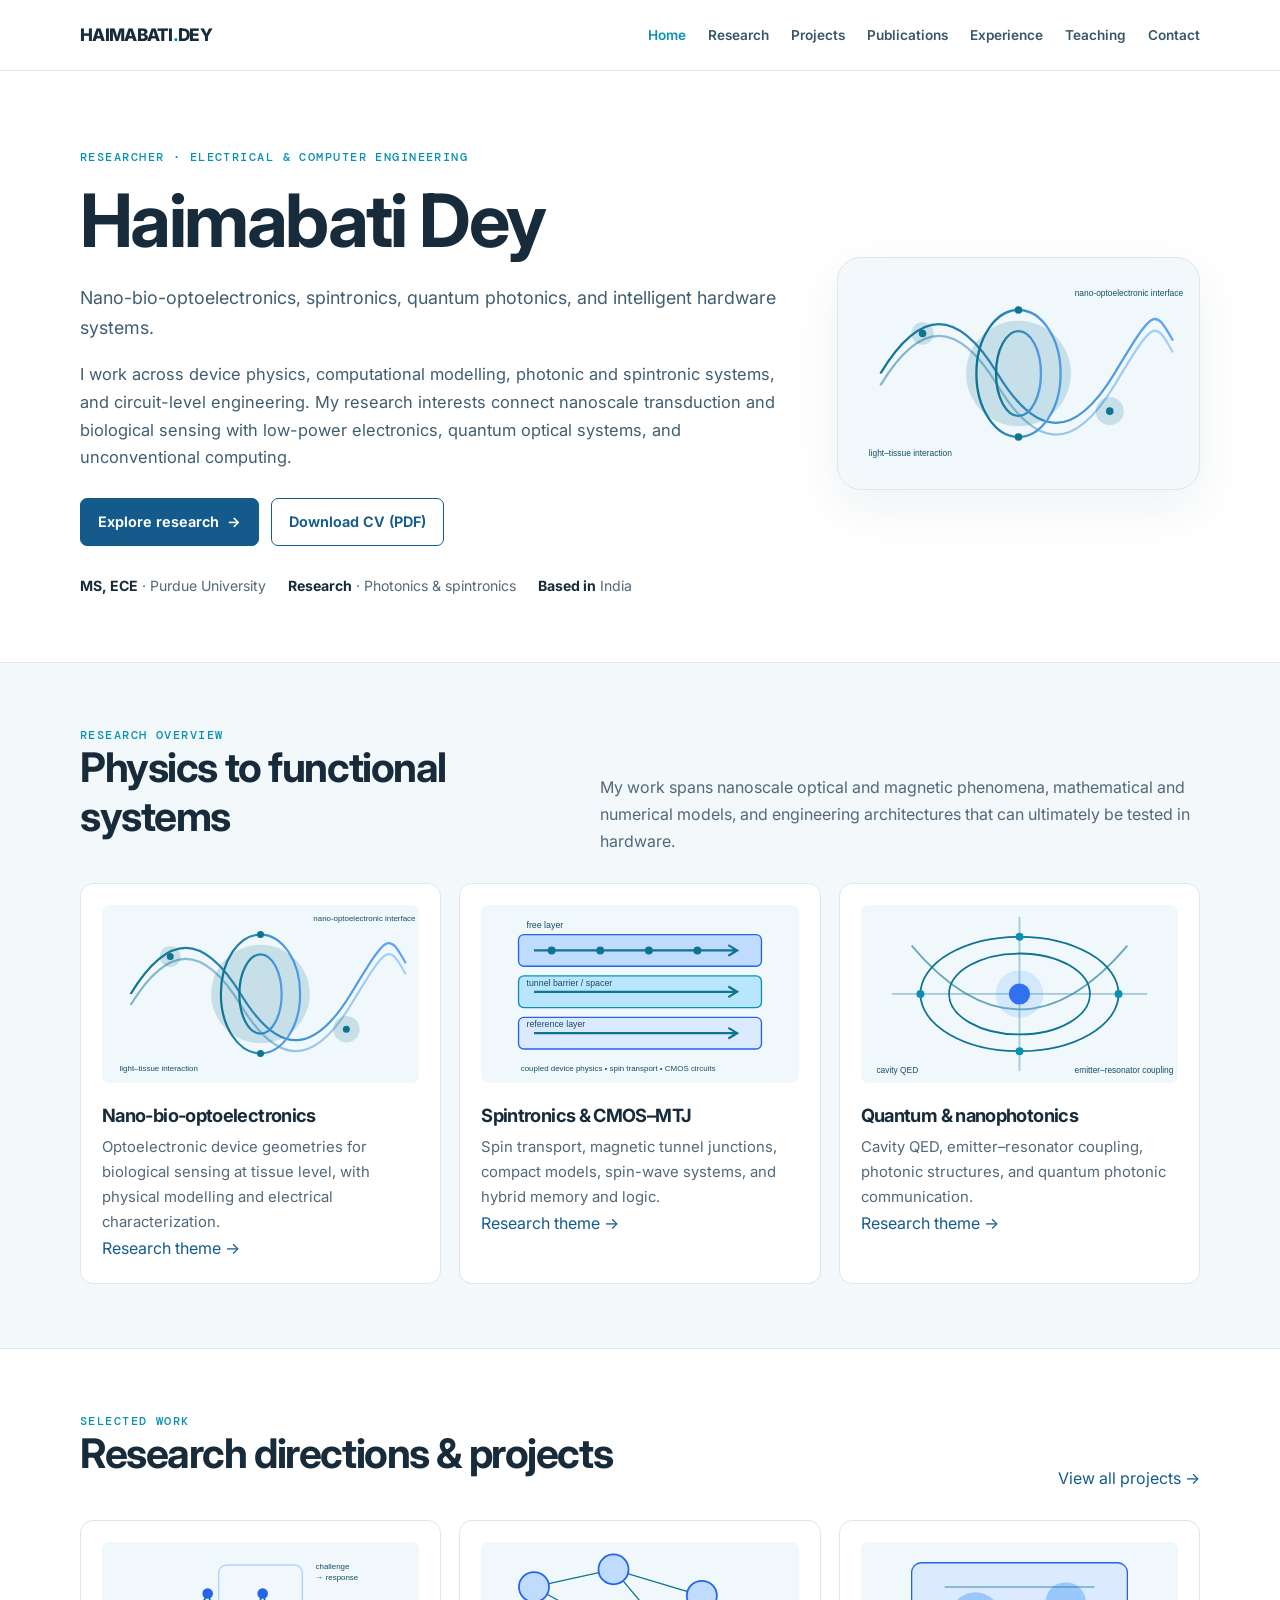
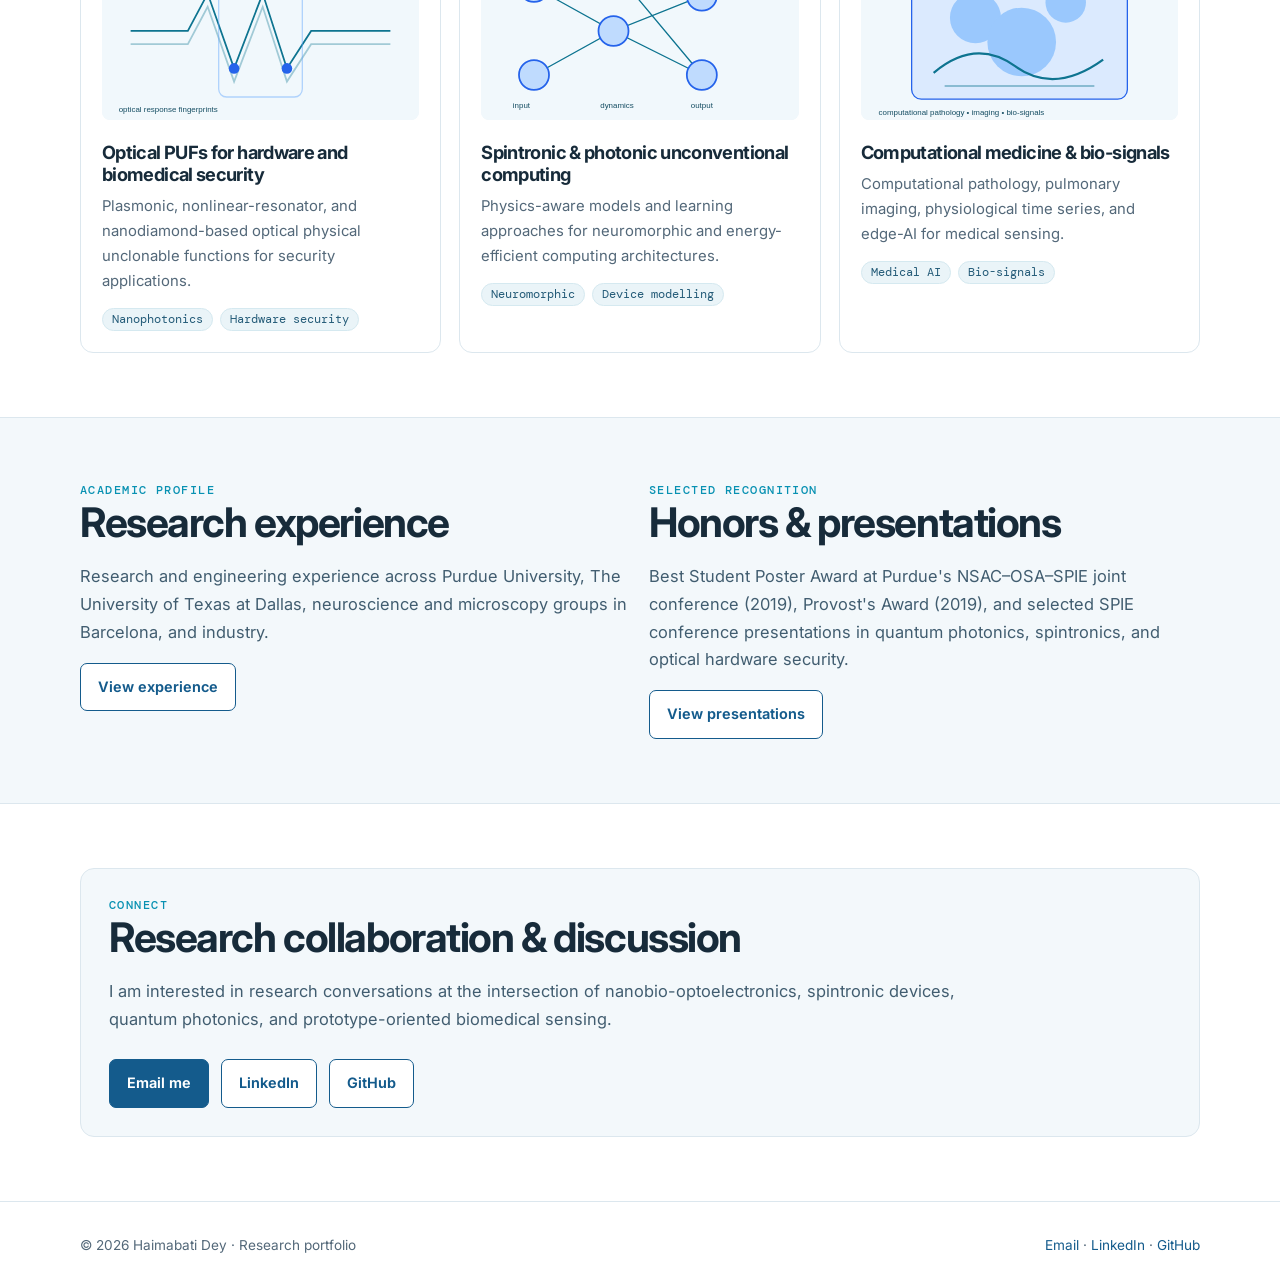
<file: index.html>
<!doctype html><html lang="en"><head><meta charset="utf-8"><meta name="viewport" content="width=device-width,initial-scale=1"><meta name="description" content="Haimabati Dey: research in nano-bio-optoelectronics, spintronics, quantum photonics, CMOS and intelligent hardware."><meta name="theme-color" content="#ffffff"><title>Home | Haimabati Dey</title><link rel="stylesheet" href="assets/css/style.css"></head><body><a class="skip" href="#main">Skip to content</a><header class="site-header"><div class="wrap nav"><a class="brand" href="index.html">HAIMABATI<span>.</span>DEY</a><button class="menu-toggle" aria-expanded="false" aria-label="Toggle navigation">Menu</button><nav class="navlinks" aria-label="Main navigation"><a href="index.html">Home</a><a href="research.html">Research</a><a href="projects.html">Projects</a><a href="publications.html">Publications</a><a href="experience.html">Experience</a><a href="teaching.html">Teaching</a><a href="contact.html">Contact</a></nav></div></header><main id="main"><section class="wrap hero"><div><div class="eyebrow">Researcher · Electrical & Computer Engineering</div><h1>Haimabati Dey</h1><p class="lead">Nano-bio-optoelectronics, spintronics, quantum photonics, and intelligent hardware systems.</p><p class="intro">I work across device physics, computational modelling, photonic and spintronic systems, and circuit-level engineering. My research interests connect nanoscale transduction and biological sensing with low-power electronics, quantum optical systems, and unconventional computing.</p><div class="actions"><a class="button" href="research.html">Explore research <span aria-hidden="true">→</span></a><a class="button secondary" href="assets/downloads/Haimabati-Dey-CV-uploaded.pdf" target="_blank" rel="noopener">Download CV (PDF)</a></div><div class="quickfacts"><span><strong>MS, ECE</strong> · Purdue University</span><span><strong>Research</strong> · Photonics & spintronics</span><span><strong>Based in</strong> India</span></div></div><div class="hero-art"><img src="assets/images/biophotonic.svg" alt="Original conceptual illustration of light interacting with a nanoscale biological sensing interface"></div></section>
<section class="section alt"><div class="wrap"><div class="section-head"><div><div class="eyebrow">Research overview</div><h2>Physics to functional systems</h2></div><p>My work spans nanoscale optical and magnetic phenomena, mathematical and numerical models, and engineering architectures that can ultimately be tested in hardware.</p></div><div class="grid"><article class="card"><img src="assets/images/biophotonic.svg" alt="Nanobio photonic interface illustration"><h3>Nano-bio-optoelectronics</h3><p>Optoelectronic device geometries for biological sensing at tissue level, with physical modelling and electrical characterization.</p><a href="research.html#biophotonics">Research theme →</a></article><article class="card"><img src="assets/images/spintronics.svg" alt="Layered magnetic tunnel junction concept"><h3>Spintronics & CMOS–MTJ</h3><p>Spin transport, magnetic tunnel junctions, compact models, spin-wave systems, and hybrid memory and logic.</p><a href="research.html#spintronics">Research theme →</a></article><article class="card"><img src="assets/images/quantum-photonics.svg" alt="Cavity QED resonator illustration"><h3>Quantum & nanophotonics</h3><p>Cavity QED, emitter–resonator coupling, photonic structures, and quantum photonic communication.</p><a href="research.html#quantum">Research theme →</a></article></div></div></section>
<section class="section"><div class="wrap"><div class="section-head"><div><div class="eyebrow">Selected work</div><h2>Research directions & projects</h2></div><a href="projects.html">View all projects →</a></div><div class="grid"><article class="card"><img src="assets/images/optical-security.svg" alt="Optical response fingerprint concept"><h3>Optical PUFs for hardware and biomedical security</h3><p>Plasmonic, nonlinear-resonator, and nanodiamond-based optical physical unclonable functions for security applications.</p><div class="taglist"><span class="tag">Nanophotonics</span><span class="tag">Hardware security</span></div></article><article class="card"><img src="assets/images/neuromorphic.svg" alt="Neuromorphic network concept"><h3>Spintronic & photonic unconventional computing</h3><p>Physics-aware models and learning approaches for neuromorphic and energy-efficient computing architectures.</p><div class="taglist"><span class="tag">Neuromorphic</span><span class="tag">Device modelling</span></div></article><article class="card"><img src="assets/images/medical-ai.svg" alt="Medical imaging computational analysis concept"><h3>Computational medicine & bio-signals</h3><p>Computational pathology, pulmonary imaging, physiological time series, and edge-AI for medical sensing.</p><div class="taglist"><span class="tag">Medical AI</span><span class="tag">Bio-signals</span></div></article></div></div></section>
<section class="section alt"><div class="wrap grid two"><div><div class="eyebrow">Academic profile</div><h2>Research experience</h2><p class="intro">Research and engineering experience across Purdue University, The University of Texas at Dallas, neuroscience and microscopy groups in Barcelona, and industry.</p><a class="button secondary" href="experience.html">View experience</a></div><div><div class="eyebrow">Selected recognition</div><h2>Honors & presentations</h2><p class="intro">Best Student Poster Award at Purdue's NSAC–OSA–SPIE joint conference (2019), Provost's Award (2019), and selected SPIE conference presentations in quantum photonics, spintronics, and optical hardware security.</p><a class="button secondary" href="publications.html">View presentations</a></div></div></section>
<section class="section"><div class="wrap contact-box"><div class="eyebrow">Connect</div><h2>Research collaboration & discussion</h2><p class="intro">I am interested in research conversations at the intersection of nanobio-optoelectronics, spintronic devices, quantum photonics, and prototype-oriented biomedical sensing.</p><div class="actions"><a class="button" href="mailto:deyh2023@gmail.com">Email me</a><a class="button secondary" href="https://www.linkedin.com/in/haimabati2022/">LinkedIn</a><a class="button secondary" href="https://github.com/haimabati-dey">GitHub</a></div></div></section></main><footer class="footer"><div class="wrap footer-inner"><span>© <span data-year>2026</span> Haimabati Dey · Research portfolio</span><span><a href="mailto:deyh2023@gmail.com">Email</a> · <a href="https://www.linkedin.com/in/haimabati2022/">LinkedIn</a> · <a href="https://github.com/haimabati-dey">GitHub</a></span></div></footer><script src="assets/js/main.js"></script></body></html>
</file>
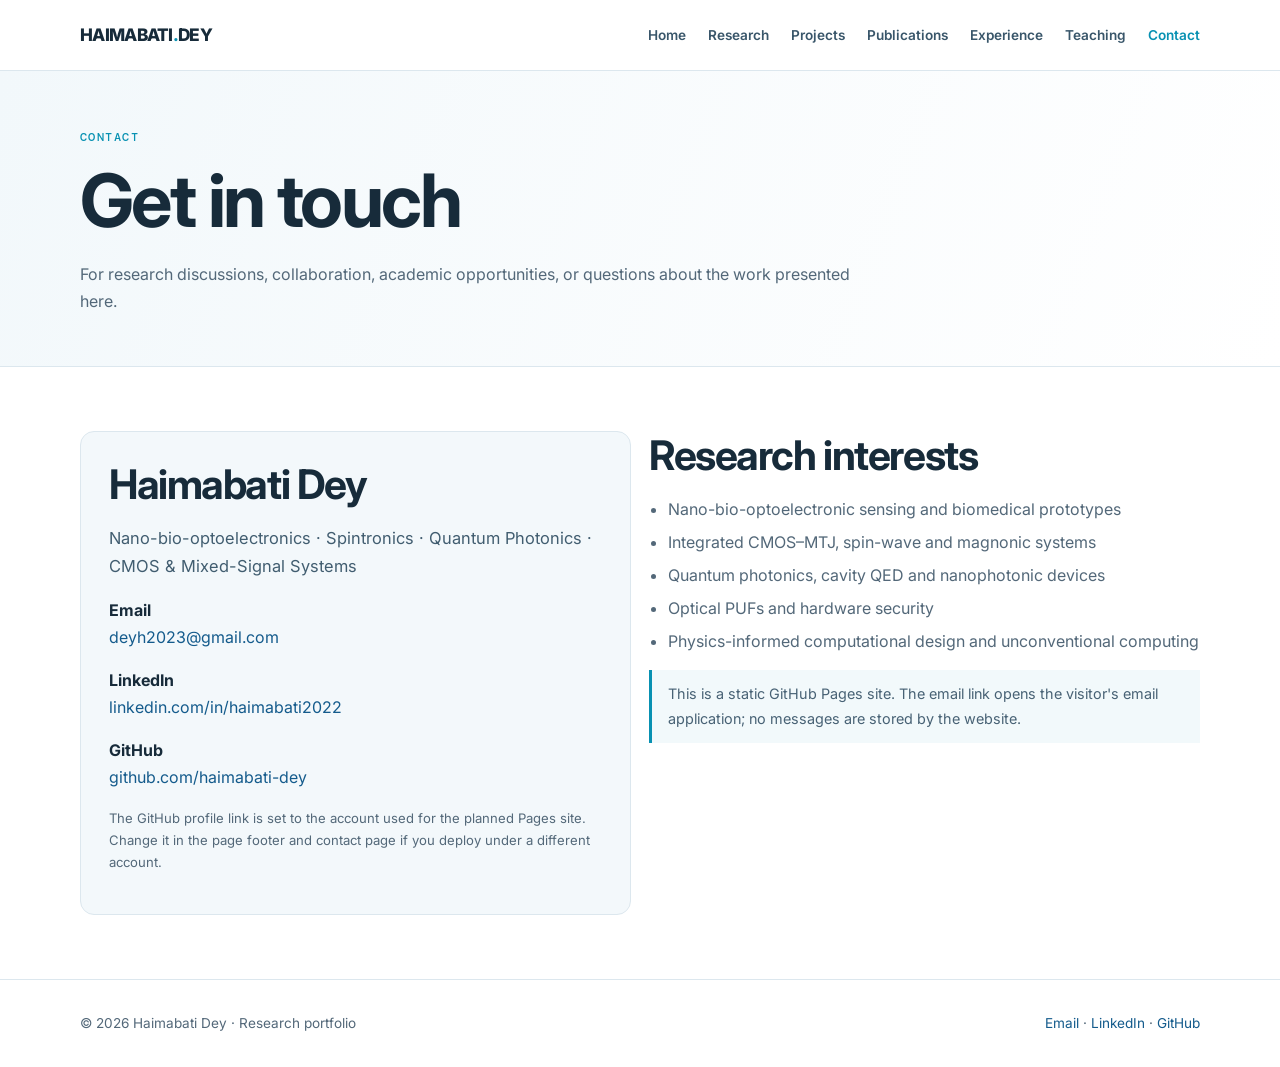
<file: contact.html>
<!doctype html><html lang="en"><head><meta charset="utf-8"><meta name="viewport" content="width=device-width,initial-scale=1"><meta name="description" content="Contact Haimabati Dey for research collaboration and academic discussion."><meta name="theme-color" content="#ffffff"><title>Contact | Haimabati Dey</title><link rel="stylesheet" href="assets/css/style.css"></head><body><a class="skip" href="#main">Skip to content</a><header class="site-header"><div class="wrap nav"><a class="brand" href="index.html">HAIMABATI<span>.</span>DEY</a><button class="menu-toggle" aria-expanded="false" aria-label="Toggle navigation">Menu</button><nav class="navlinks" aria-label="Main navigation"><a href="index.html">Home</a><a href="research.html">Research</a><a href="projects.html">Projects</a><a href="publications.html">Publications</a><a href="experience.html">Experience</a><a href="teaching.html">Teaching</a><a href="contact.html">Contact</a></nav></div></header><main id="main"><section class="page-hero"><div class="wrap"><div class="eyebrow">Contact</div><h1>Get in touch</h1><p>For research discussions, collaboration, academic opportunities, or questions about the work presented here.</p></div></section><section class="section"><div class="wrap grid two"><div class="contact-box"><h2>Haimabati Dey</h2><p class="intro">Nano-bio-optoelectronics · Spintronics · Quantum Photonics · CMOS & Mixed-Signal Systems</p><p><strong>Email</strong><br><a href="mailto:deyh2023@gmail.com">deyh2023@gmail.com</a></p><p><strong>LinkedIn</strong><br><a href="https://www.linkedin.com/in/haimabati2022/">linkedin.com/in/haimabati2022</a></p><p><strong>GitHub</strong><br><a href="https://github.com/haimabati-dey">github.com/haimabati-dey</a></p><p class="small">The GitHub profile link is set to the account used for the planned Pages site. Change it in the page footer and contact page if you deploy under a different account.</p></div><div><h2>Research interests</h2><ul class="clean"><li>Nano-bio-optoelectronic sensing and biomedical prototypes</li><li>Integrated CMOS–MTJ, spin-wave and magnonic systems</li><li>Quantum photonics, cavity QED and nanophotonic devices</li><li>Optical PUFs and hardware security</li><li>Physics-informed computational design and unconventional computing</li></ul><p class="notice">This is a static GitHub Pages site. The email link opens the visitor's email application; no messages are stored by the website.</p></div></div></section></main><footer class="footer"><div class="wrap footer-inner"><span>© <span data-year>2026</span> Haimabati Dey · Research portfolio</span><span><a href="mailto:deyh2023@gmail.com">Email</a> · <a href="https://www.linkedin.com/in/haimabati2022/">LinkedIn</a> · <a href="https://github.com/haimabati-dey">GitHub</a></span></div></footer><script src="assets/js/main.js"></script></body></html>
</file>
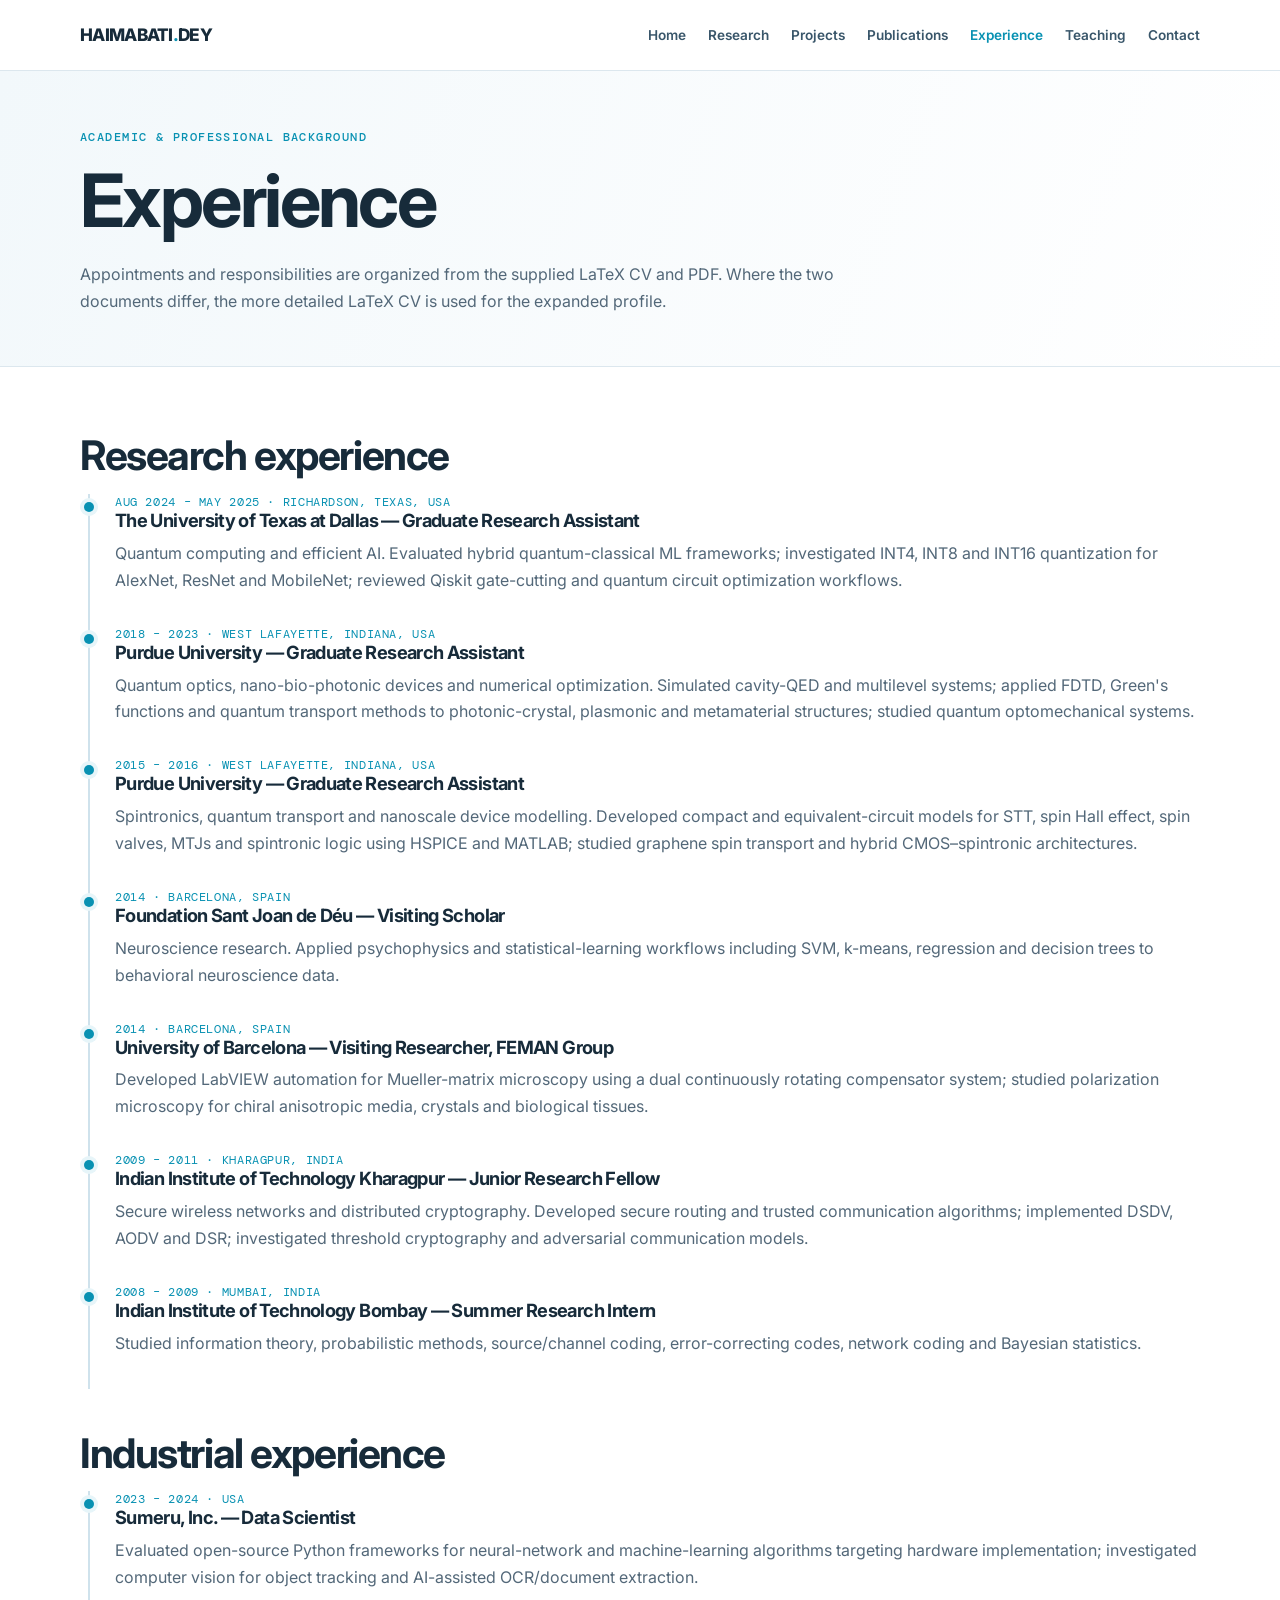
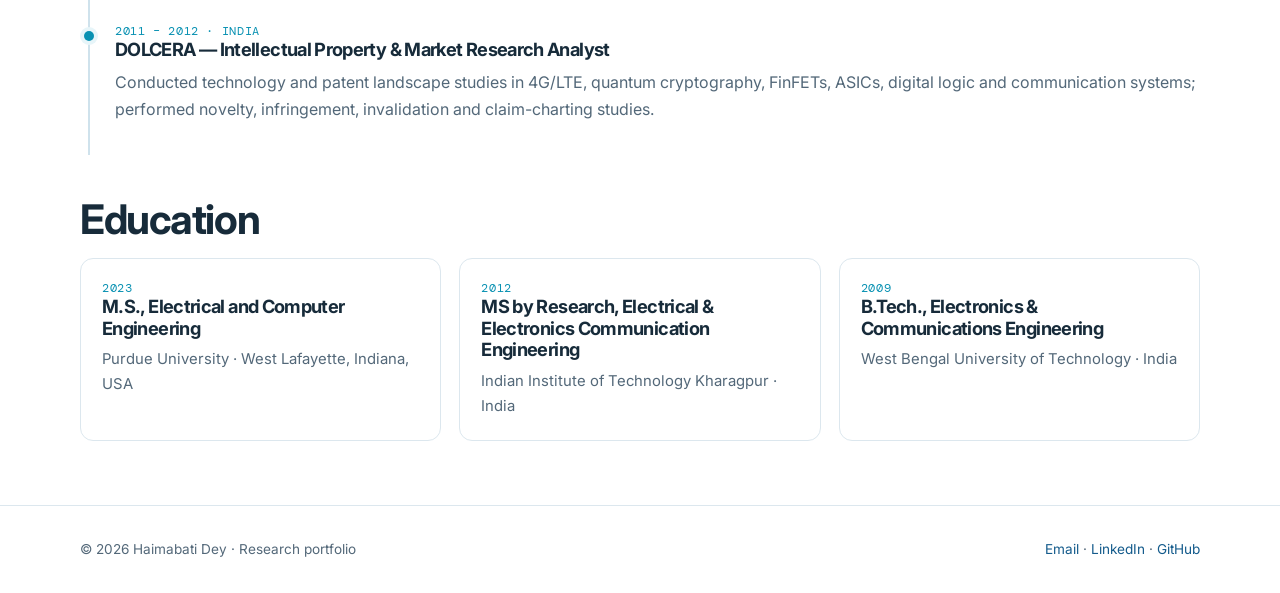
<file: experience.html>
<!doctype html><html lang="en"><head><meta charset="utf-8"><meta name="viewport" content="width=device-width,initial-scale=1"><meta name="description" content="Academic, research, industrial and educational experience of Haimabati Dey."><meta name="theme-color" content="#ffffff"><title>Experience | Haimabati Dey</title><link rel="stylesheet" href="assets/css/style.css"></head><body><a class="skip" href="#main">Skip to content</a><header class="site-header"><div class="wrap nav"><a class="brand" href="index.html">HAIMABATI<span>.</span>DEY</a><button class="menu-toggle" aria-expanded="false" aria-label="Toggle navigation">Menu</button><nav class="navlinks" aria-label="Main navigation"><a href="index.html">Home</a><a href="research.html">Research</a><a href="projects.html">Projects</a><a href="publications.html">Publications</a><a href="experience.html">Experience</a><a href="teaching.html">Teaching</a><a href="contact.html">Contact</a></nav></div></header><main id="main"><section class="page-hero"><div class="wrap"><div class="eyebrow">Academic & professional background</div><h1>Experience</h1><p>Appointments and responsibilities are organized from the supplied LaTeX CV and PDF. Where the two documents differ, the more detailed LaTeX CV is used for the expanded profile.</p></div></section><section class="section"><div class="wrap"><h2>Research experience</h2><div class="timeline"><div class="timeline-item"><div class="meta">Aug 2024 – May 2025 · Richardson, Texas, USA</div><h3>The University of Texas at Dallas — Graduate Research Assistant</h3><p>Quantum computing and efficient AI. Evaluated hybrid quantum-classical ML frameworks; investigated INT4, INT8 and INT16 quantization for AlexNet, ResNet and MobileNet; reviewed Qiskit gate-cutting and quantum circuit optimization workflows.</p></div><div class="timeline-item"><div class="meta">2018 – 2023 · West Lafayette, Indiana, USA</div><h3>Purdue University — Graduate Research Assistant</h3><p>Quantum optics, nano-bio-photonic devices and numerical optimization. Simulated cavity-QED and multilevel systems; applied FDTD, Green's functions and quantum transport methods to photonic-crystal, plasmonic and metamaterial structures; studied quantum optomechanical systems.</p></div><div class="timeline-item"><div class="meta">2015 – 2016 · West Lafayette, Indiana, USA</div><h3>Purdue University — Graduate Research Assistant</h3><p>Spintronics, quantum transport and nanoscale device modelling. Developed compact and equivalent-circuit models for STT, spin Hall effect, spin valves, MTJs and spintronic logic using HSPICE and MATLAB; studied graphene spin transport and hybrid CMOS–spintronic architectures.</p></div><div class="timeline-item"><div class="meta">2014 · Barcelona, Spain</div><h3>Foundation Sant Joan de Déu — Visiting Scholar</h3><p>Neuroscience research. Applied psychophysics and statistical-learning workflows including SVM, k-means, regression and decision trees to behavioral neuroscience data.</p></div><div class="timeline-item"><div class="meta">2014 · Barcelona, Spain</div><h3>University of Barcelona — Visiting Researcher, FEMAN Group</h3><p>Developed LabVIEW automation for Mueller-matrix microscopy using a dual continuously rotating compensator system; studied polarization microscopy for chiral anisotropic media, crystals and biological tissues.</p></div><div class="timeline-item"><div class="meta">2009 – 2011 · Kharagpur, India</div><h3>Indian Institute of Technology Kharagpur — Junior Research Fellow</h3><p>Secure wireless networks and distributed cryptography. Developed secure routing and trusted communication algorithms; implemented DSDV, AODV and DSR; investigated threshold cryptography and adversarial communication models.</p></div><div class="timeline-item"><div class="meta">2008 – 2009 · Mumbai, India</div><h3>Indian Institute of Technology Bombay — Summer Research Intern</h3><p>Studied information theory, probabilistic methods, source/channel coding, error-correcting codes, network coding and Bayesian statistics.</p></div></div><h2 style="margin-top:40px">Industrial experience</h2><div class="timeline"><div class="timeline-item"><div class="meta">2023 – 2024 · USA</div><h3>Sumeru, Inc. — Data Scientist</h3><p>Evaluated open-source Python frameworks for neural-network and machine-learning algorithms targeting hardware implementation; investigated computer vision for object tracking and AI-assisted OCR/document extraction.</p></div><div class="timeline-item"><div class="meta">2011 – 2012 · India</div><h3>DOLCERA — Intellectual Property & Market Research Analyst</h3><p>Conducted technology and patent landscape studies in 4G/LTE, quantum cryptography, FinFETs, ASICs, digital logic and communication systems; performed novelty, infringement, invalidation and claim-charting studies.</p></div></div><h2 style="margin-top:40px">Education</h2><div class="grid"><article class="card"><div class="meta">2023</div><h3>M.S., Electrical and Computer Engineering</h3><p>Purdue University · West Lafayette, Indiana, USA</p></article><article class="card"><div class="meta">2012</div><h3>MS by Research, Electrical & Electronics Communication Engineering</h3><p>Indian Institute of Technology Kharagpur · India</p></article><article class="card"><div class="meta">2009</div><h3>B.Tech., Electronics & Communications Engineering</h3><p>West Bengal University of Technology · India</p></article></div></div></section></main><footer class="footer"><div class="wrap footer-inner"><span>© <span data-year>2026</span> Haimabati Dey · Research portfolio</span><span><a href="mailto:deyh2023@gmail.com">Email</a> · <a href="https://www.linkedin.com/in/haimabati2022/">LinkedIn</a> · <a href="https://github.com/haimabati-dey">GitHub</a></span></div></footer><script src="assets/js/main.js"></script></body></html>
</file>
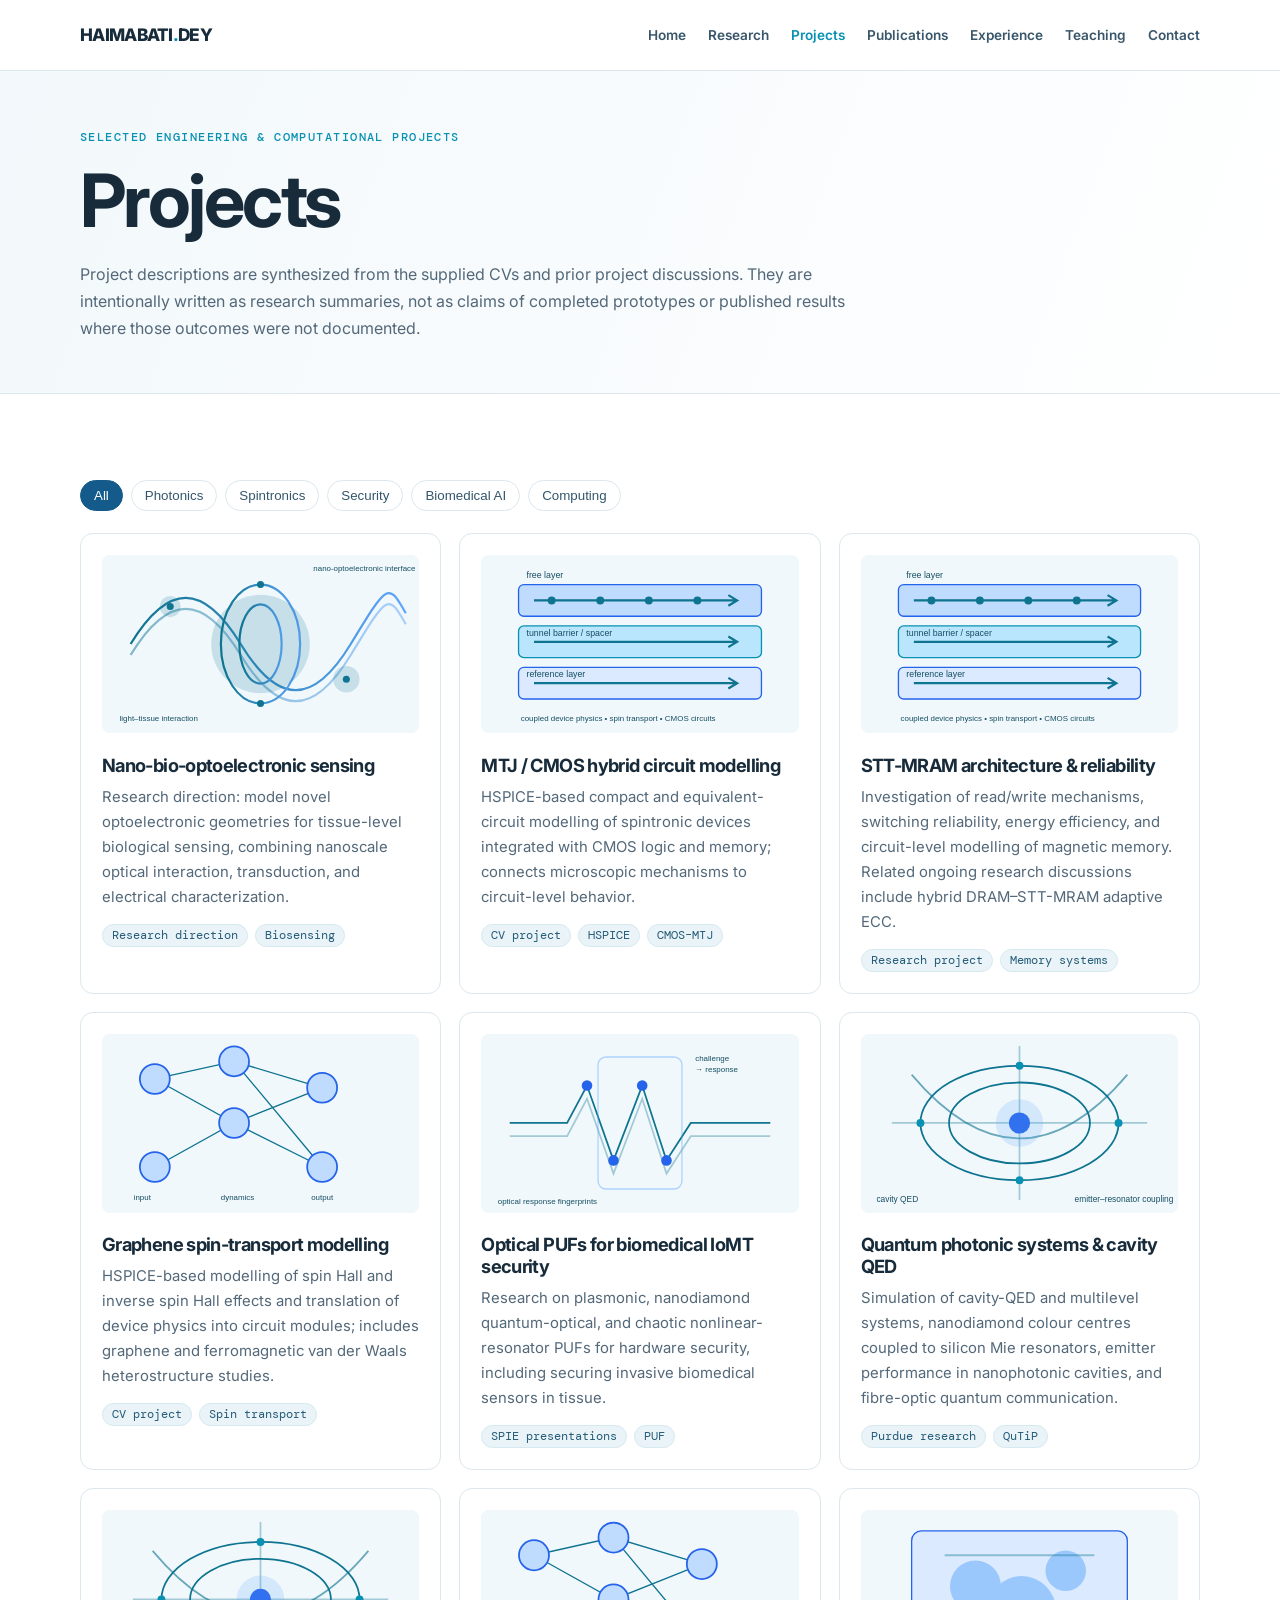
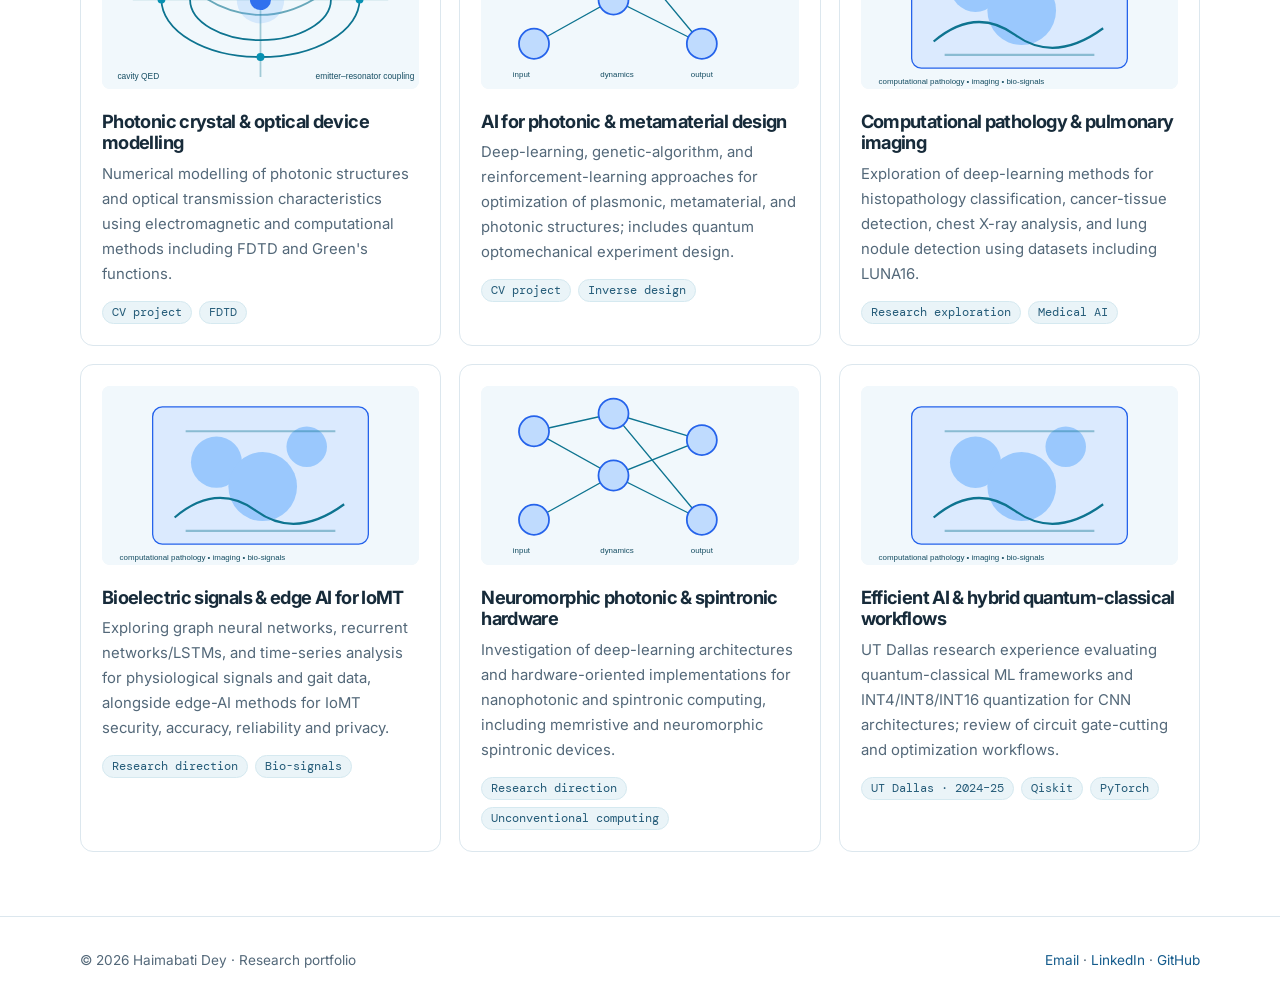
<file: projects.html>
<!doctype html><html lang="en"><head><meta charset="utf-8"><meta name="viewport" content="width=device-width,initial-scale=1"><meta name="description" content="Selected computational and engineering projects in photonics, spintronics, optical hardware security, biomedical AI and unconventional computing."><meta name="theme-color" content="#ffffff"><title>Projects | Haimabati Dey</title><link rel="stylesheet" href="assets/css/style.css"></head><body><a class="skip" href="#main">Skip to content</a><header class="site-header"><div class="wrap nav"><a class="brand" href="index.html">HAIMABATI<span>.</span>DEY</a><button class="menu-toggle" aria-expanded="false" aria-label="Toggle navigation">Menu</button><nav class="navlinks" aria-label="Main navigation"><a href="index.html">Home</a><a href="research.html">Research</a><a href="projects.html">Projects</a><a href="publications.html">Publications</a><a href="experience.html">Experience</a><a href="teaching.html">Teaching</a><a href="contact.html">Contact</a></nav></div></header><main id="main"><section class="page-hero"><div class="wrap"><div class="eyebrow">Selected engineering & computational projects</div><h1>Projects</h1><p>Project descriptions are synthesized from the supplied CVs and prior project discussions. They are intentionally written as research summaries, not as claims of completed prototypes or published results where those outcomes were not documented.</p></div></section><section class="section"><div class="wrap"><div class="filters"><button class="filter active" data-filter="all">All</button><button class="filter" data-filter="photonics">Photonics</button><button class="filter" data-filter="spintronics">Spintronics</button><button class="filter" data-filter="security">Security</button><button class="filter" data-filter="biomedical">Biomedical AI</button><button class="filter" data-filter="computing">Computing</button></div><div class="grid"><article class="card" data-category="photonics biomedical"><img src="assets/images/biophotonic.svg" alt="Nanobio photonic interface"><h3>Nano-bio-optoelectronic sensing</h3><p>Research direction: model novel optoelectronic geometries for tissue-level biological sensing, combining nanoscale optical interaction, transduction, and electrical characterization.</p><div class="taglist"><span class="tag">Research direction</span><span class="tag">Biosensing</span></div></article><article class="card" data-category="spintronics computing"><img src="assets/images/spintronics.svg" alt="CMOS MTJ layers"><h3>MTJ / CMOS hybrid circuit modelling</h3><p>HSPICE-based compact and equivalent-circuit modelling of spintronic devices integrated with CMOS logic and memory; connects microscopic mechanisms to circuit-level behavior.</p><div class="taglist"><span class="tag">CV project</span><span class="tag">HSPICE</span><span class="tag">CMOS–MTJ</span></div></article><article class="card" data-category="spintronics computing"><img src="assets/images/spintronics.svg" alt="Magnetic memory concept"><h3>STT-MRAM architecture & reliability</h3><p>Investigation of read/write mechanisms, switching reliability, energy efficiency, and circuit-level modelling of magnetic memory. Related ongoing research discussions include hybrid DRAM–STT-MRAM adaptive ECC.</p><div class="taglist"><span class="tag">Research project</span><span class="tag">Memory systems</span></div></article><article class="card" data-category="spintronics security"><img src="assets/images/neuromorphic.svg" alt="Spin transport network"><h3>Graphene spin-transport modelling</h3><p>HSPICE-based modelling of spin Hall and inverse spin Hall effects and translation of device physics into circuit modules; includes graphene and ferromagnetic van der Waals heterostructure studies.</p><div class="taglist"><span class="tag">CV project</span><span class="tag">Spin transport</span></div></article><article class="card" data-category="photonics security"><img src="assets/images/optical-security.svg" alt="Optical PUF response fingerprint"><h3>Optical PUFs for biomedical IoMT security</h3><p>Research on plasmonic, nanodiamond quantum-optical, and chaotic nonlinear-resonator PUFs for hardware security, including securing invasive biomedical sensors in tissue.</p><div class="taglist"><span class="tag">SPIE presentations</span><span class="tag">PUF</span></div></article><article class="card" data-category="photonics"><img src="assets/images/quantum-photonics.svg" alt="Cavity QED illustration"><h3>Quantum photonic systems & cavity QED</h3><p>Simulation of cavity-QED and multilevel systems, nanodiamond colour centres coupled to silicon Mie resonators, emitter performance in nanophotonic cavities, and fibre-optic quantum communication.</p><div class="taglist"><span class="tag">Purdue research</span><span class="tag">QuTiP</span></div></article><article class="card" data-category="photonics computing"><img src="assets/images/quantum-photonics.svg" alt="Photonic crystal resonator illustration"><h3>Photonic crystal & optical device modelling</h3><p>Numerical modelling of photonic structures and optical transmission characteristics using electromagnetic and computational methods including FDTD and Green's functions.</p><div class="taglist"><span class="tag">CV project</span><span class="tag">FDTD</span></div></article><article class="card" data-category="photonics computing"><img src="assets/images/neuromorphic.svg" alt="Learning network illustration"><h3>AI for photonic & metamaterial design</h3><p>Deep-learning, genetic-algorithm, and reinforcement-learning approaches for optimization of plasmonic, metamaterial, and photonic structures; includes quantum optomechanical experiment design.</p><div class="taglist"><span class="tag">CV project</span><span class="tag">Inverse design</span></div></article><article class="card" data-category="biomedical computing"><img src="assets/images/medical-ai.svg" alt="Medical image analytics"><h3>Computational pathology & pulmonary imaging</h3><p>Exploration of deep-learning methods for histopathology classification, cancer-tissue detection, chest X-ray analysis, and lung nodule detection using datasets including LUNA16.</p><div class="taglist"><span class="tag">Research exploration</span><span class="tag">Medical AI</span></div></article><article class="card" data-category="biomedical computing"><img src="assets/images/medical-ai.svg" alt="Physiological signal analytics"><h3>Bioelectric signals & edge AI for IoMT</h3><p>Exploring graph neural networks, recurrent networks/LSTMs, and time-series analysis for physiological signals and gait data, alongside edge-AI methods for IoMT security, accuracy, reliability and privacy.</p><div class="taglist"><span class="tag">Research direction</span><span class="tag">Bio-signals</span></div></article><article class="card" data-category="computing"><img src="assets/images/neuromorphic.svg" alt="Neuromorphic hardware"><h3>Neuromorphic photonic & spintronic hardware</h3><p>Investigation of deep-learning architectures and hardware-oriented implementations for nanophotonic and spintronic computing, including memristive and neuromorphic spintronic devices.</p><div class="taglist"><span class="tag">Research direction</span><span class="tag">Unconventional computing</span></div></article><article class="card" data-category="computing"><img src="assets/images/medical-ai.svg" alt="Quantized neural network concept"><h3>Efficient AI & hybrid quantum-classical workflows</h3><p>UT Dallas research experience evaluating quantum-classical ML frameworks and INT4/INT8/INT16 quantization for CNN architectures; review of circuit gate-cutting and optimization workflows.</p><div class="taglist"><span class="tag">UT Dallas · 2024–25</span><span class="tag">Qiskit</span><span class="tag">PyTorch</span></div></article></div></div></section></main><footer class="footer"><div class="wrap footer-inner"><span>© <span data-year>2026</span> Haimabati Dey · Research portfolio</span><span><a href="mailto:deyh2023@gmail.com">Email</a> · <a href="https://www.linkedin.com/in/haimabati2022/">LinkedIn</a> · <a href="https://github.com/haimabati-dey">GitHub</a></span></div></footer><script src="assets/js/main.js"></script></body></html>
</file>
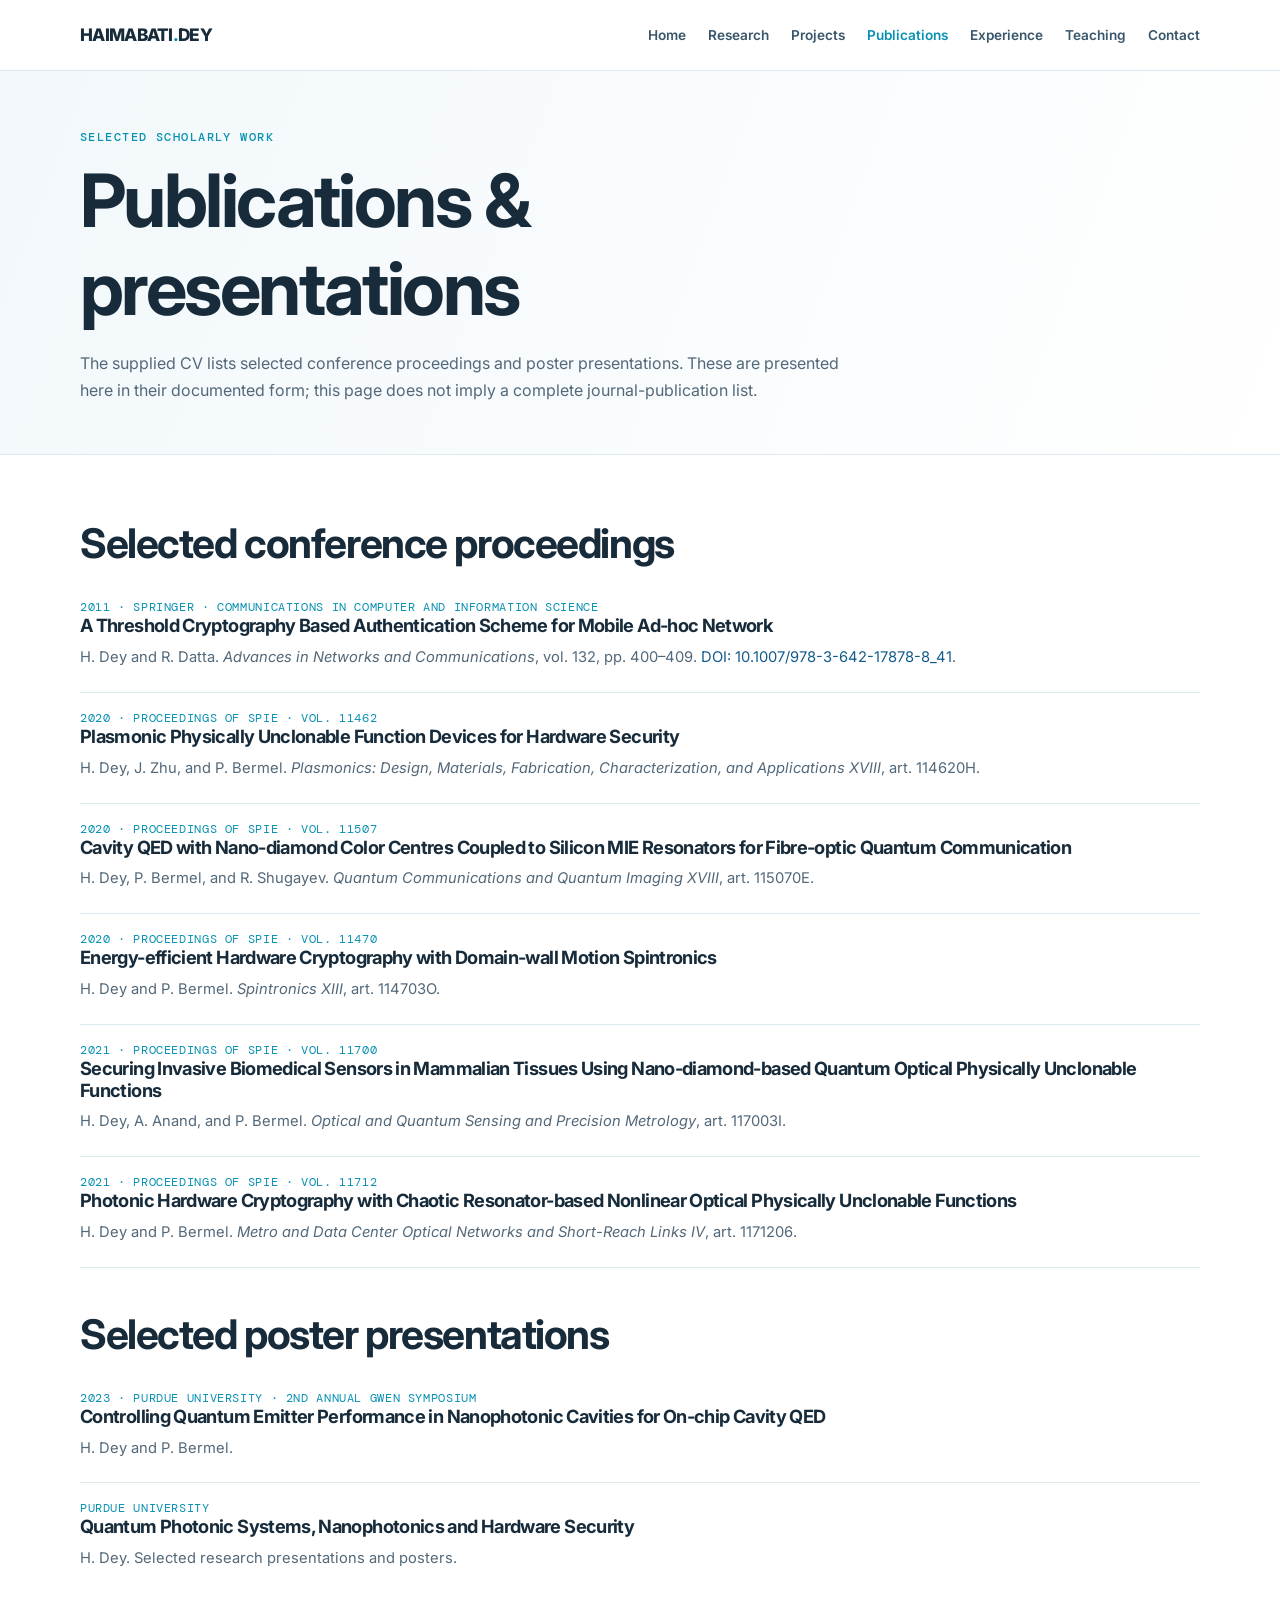
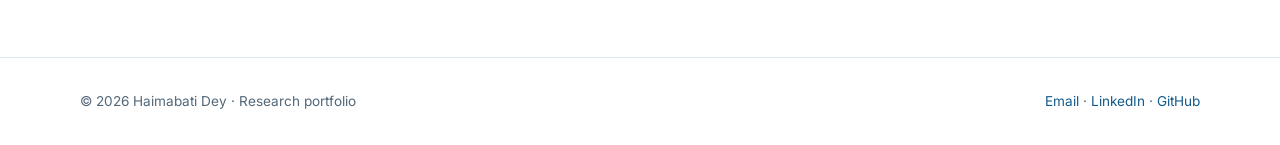
<file: publications.html>
<!doctype html><html lang="en"><head><meta charset="utf-8"><meta name="viewport" content="width=device-width,initial-scale=1"><meta name="description" content="Selected conference proceedings and poster presentations by Haimabati Dey."><meta name="theme-color" content="#ffffff"><title>Publications | Haimabati Dey</title><link rel="stylesheet" href="assets/css/style.css"></head><body><a class="skip" href="#main">Skip to content</a><header class="site-header"><div class="wrap nav"><a class="brand" href="index.html">HAIMABATI<span>.</span>DEY</a><button class="menu-toggle" aria-expanded="false" aria-label="Toggle navigation">Menu</button><nav class="navlinks" aria-label="Main navigation"><a href="index.html">Home</a><a href="research.html">Research</a><a href="projects.html">Projects</a><a href="publications.html">Publications</a><a href="experience.html">Experience</a><a href="teaching.html">Teaching</a><a href="contact.html">Contact</a></nav></div></header><main id="main"><section class="page-hero"><div class="wrap"><div class="eyebrow">Selected scholarly work</div><h1>Publications & presentations</h1><p>The supplied CV lists selected conference proceedings and poster presentations. These are presented here in their documented form; this page does not imply a complete journal-publication list.</p></div></section><section class="section"><div class="wrap"><h2>Selected conference proceedings</h2><div class="publication"><div class="meta">2011 · Springer · Communications in Computer and Information Science</div><h3>A Threshold Cryptography Based Authentication Scheme for Mobile Ad-hoc Network</h3><p>H. Dey and R. Datta. <em>Advances in Networks and Communications</em>, vol. 132, pp. 400–409. <a href="https://doi.org/10.1007/978-3-642-17878-8_41">DOI: 10.1007/978-3-642-17878-8_41</a>.</p></div><div class="publication"><div class="meta">2020 · Proceedings of SPIE · Vol. 11462</div><h3>Plasmonic Physically Unclonable Function Devices for Hardware Security</h3><p>H. Dey, J. Zhu, and P. Bermel. <em>Plasmonics: Design, Materials, Fabrication, Characterization, and Applications XVIII</em>, art. 114620H.</p></div><div class="publication"><div class="meta">2020 · Proceedings of SPIE · Vol. 11507</div><h3>Cavity QED with Nano-diamond Color Centres Coupled to Silicon MIE Resonators for Fibre-optic Quantum Communication</h3><p>H. Dey, P. Bermel, and R. Shugayev. <em>Quantum Communications and Quantum Imaging XVIII</em>, art. 115070E.</p></div><div class="publication"><div class="meta">2020 · Proceedings of SPIE · Vol. 11470</div><h3>Energy-efficient Hardware Cryptography with Domain-wall Motion Spintronics</h3><p>H. Dey and P. Bermel. <em>Spintronics XIII</em>, art. 114703O.</p></div><div class="publication"><div class="meta">2021 · Proceedings of SPIE · Vol. 11700</div><h3>Securing Invasive Biomedical Sensors in Mammalian Tissues Using Nano-diamond-based Quantum Optical Physically Unclonable Functions</h3><p>H. Dey, A. Anand, and P. Bermel. <em>Optical and Quantum Sensing and Precision Metrology</em>, art. 117003I.</p></div><div class="publication"><div class="meta">2021 · Proceedings of SPIE · Vol. 11712</div><h3>Photonic Hardware Cryptography with Chaotic Resonator-based Nonlinear Optical Physically Unclonable Functions</h3><p>H. Dey and P. Bermel. <em>Metro and Data Center Optical Networks and Short-Reach Links IV</em>, art. 1171206.</p></div><h2 style="margin-top:42px">Selected poster presentations</h2><div class="publication"><div class="meta">2023 · Purdue University · 2nd Annual GWEN Symposium</div><h3>Controlling Quantum Emitter Performance in Nanophotonic Cavities for On-chip Cavity QED</h3><p>H. Dey and P. Bermel.</p></div><div class="publication"><div class="meta">Purdue University</div><h3>Quantum Photonic Systems, Nanophotonics and Hardware Security</h3><p>H. Dey. Selected research presentations and posters.</p></div></div></section></main><footer class="footer"><div class="wrap footer-inner"><span>© <span data-year>2026</span> Haimabati Dey · Research portfolio</span><span><a href="mailto:deyh2023@gmail.com">Email</a> · <a href="https://www.linkedin.com/in/haimabati2022/">LinkedIn</a> · <a href="https://github.com/haimabati-dey">GitHub</a></span></div></footer><script src="assets/js/main.js"></script></body></html>
</file>
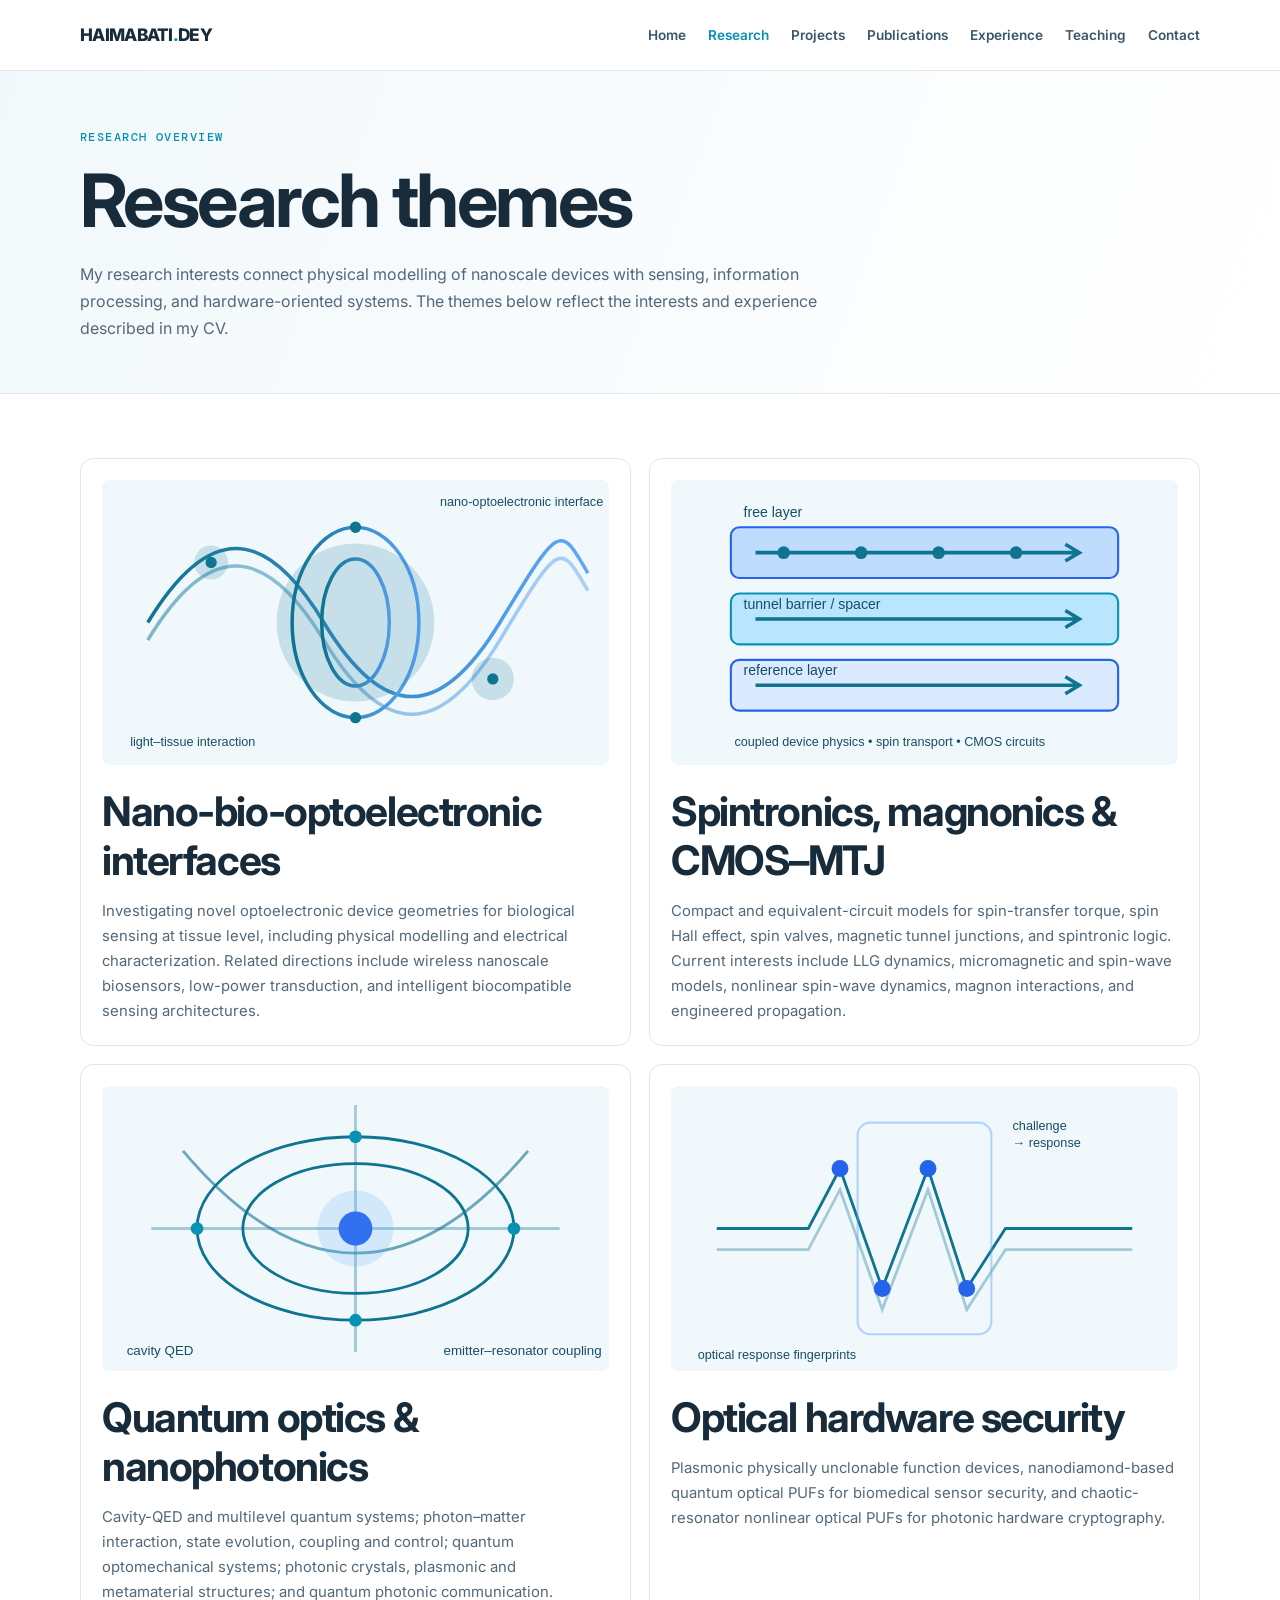
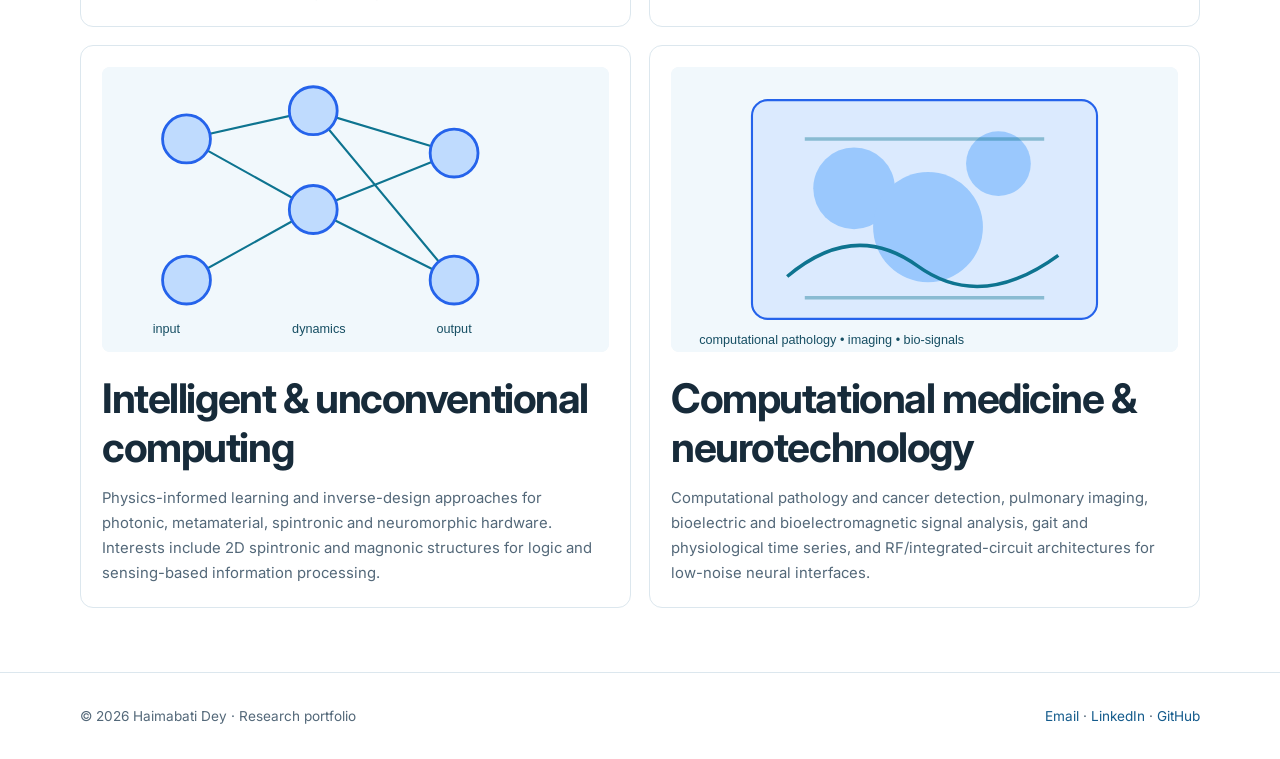
<file: research.html>
<!doctype html><html lang="en"><head><meta charset="utf-8"><meta name="viewport" content="width=device-width,initial-scale=1"><meta name="description" content="Research themes in nano-bio-optoelectronics, spintronics, quantum photonics, optical security, intelligent computing and computational medicine."><meta name="theme-color" content="#ffffff"><title>Research | Haimabati Dey</title><link rel="stylesheet" href="assets/css/style.css"></head><body><a class="skip" href="#main">Skip to content</a><header class="site-header"><div class="wrap nav"><a class="brand" href="index.html">HAIMABATI<span>.</span>DEY</a><button class="menu-toggle" aria-expanded="false" aria-label="Toggle navigation">Menu</button><nav class="navlinks" aria-label="Main navigation"><a href="index.html">Home</a><a href="research.html">Research</a><a href="projects.html">Projects</a><a href="publications.html">Publications</a><a href="experience.html">Experience</a><a href="teaching.html">Teaching</a><a href="contact.html">Contact</a></nav></div></header><main id="main"><section class="page-hero"><div class="wrap"><div class="eyebrow">Research overview</div><h1>Research themes</h1><p>My research interests connect physical modelling of nanoscale devices with sensing, information processing, and hardware-oriented systems. The themes below reflect the interests and experience described in my CV.</p></div></section><section class="section"><div class="wrap grid two"><article class="card" id="biophotonics"><img src="assets/images/biophotonic.svg" alt="Nano-bio photonic interface concept"><h2>Nano-bio-optoelectronic interfaces</h2><p>Investigating novel optoelectronic device geometries for biological sensing at tissue level, including physical modelling and electrical characterization. Related directions include wireless nanoscale biosensors, low-power transduction, and intelligent biocompatible sensing architectures.</p></article><article class="card" id="spintronics"><img src="assets/images/spintronics.svg" alt="MTJ layered device illustration"><h2>Spintronics, magnonics & CMOS–MTJ</h2><p>Compact and equivalent-circuit models for spin-transfer torque, spin Hall effect, spin valves, magnetic tunnel junctions, and spintronic logic. Current interests include LLG dynamics, micromagnetic and spin-wave models, nonlinear spin-wave dynamics, magnon interactions, and engineered propagation.</p></article><article class="card" id="quantum"><img src="assets/images/quantum-photonics.svg" alt="Quantum cavity illustration"><h2>Quantum optics & nanophotonics</h2><p>Cavity-QED and multilevel quantum systems; photon–matter interaction, state evolution, coupling and control; quantum optomechanical systems; photonic crystals, plasmonic and metamaterial structures; and quantum photonic communication.</p></article><article class="card"><img src="assets/images/optical-security.svg" alt="Optical PUF concept"><h2>Optical hardware security</h2><p>Plasmonic physically unclonable function devices, nanodiamond-based quantum optical PUFs for biomedical sensor security, and chaotic-resonator nonlinear optical PUFs for photonic hardware cryptography.</p></article><article class="card"><img src="assets/images/neuromorphic.svg" alt="Neuromorphic network illustration"><h2>Intelligent & unconventional computing</h2><p>Physics-informed learning and inverse-design approaches for photonic, metamaterial, spintronic and neuromorphic hardware. Interests include 2D spintronic and magnonic structures for logic and sensing-based information processing.</p></article><article class="card"><img src="assets/images/medical-ai.svg" alt="Medical AI image analysis concept"><h2>Computational medicine & neurotechnology</h2><p>Computational pathology and cancer detection, pulmonary imaging, bioelectric and bioelectromagnetic signal analysis, gait and physiological time series, and RF/integrated-circuit architectures for low-noise neural interfaces.</p></article></div></div></section></main><footer class="footer"><div class="wrap footer-inner"><span>© <span data-year>2026</span> Haimabati Dey · Research portfolio</span><span><a href="mailto:deyh2023@gmail.com">Email</a> · <a href="https://www.linkedin.com/in/haimabati2022/">LinkedIn</a> · <a href="https://github.com/haimabati-dey">GitHub</a></span></div></footer><script src="assets/js/main.js"></script></body></html>
</file>
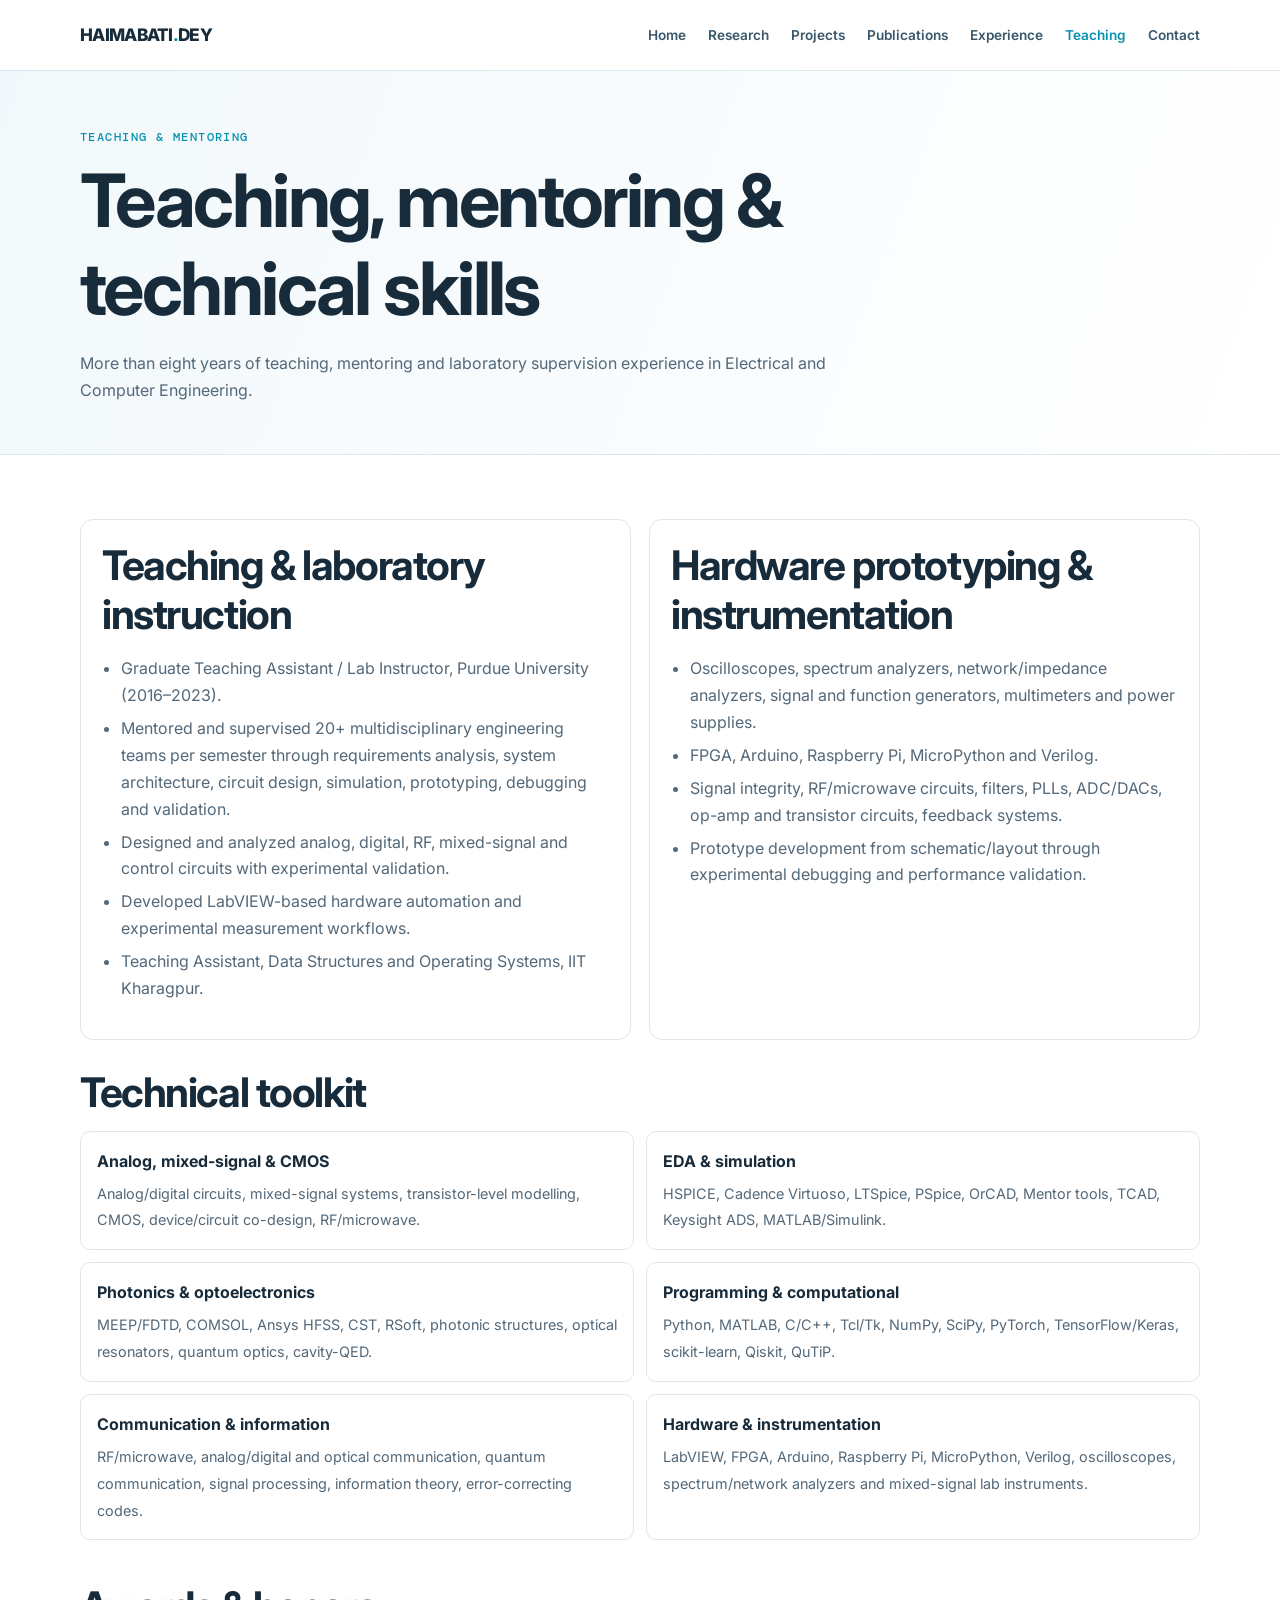
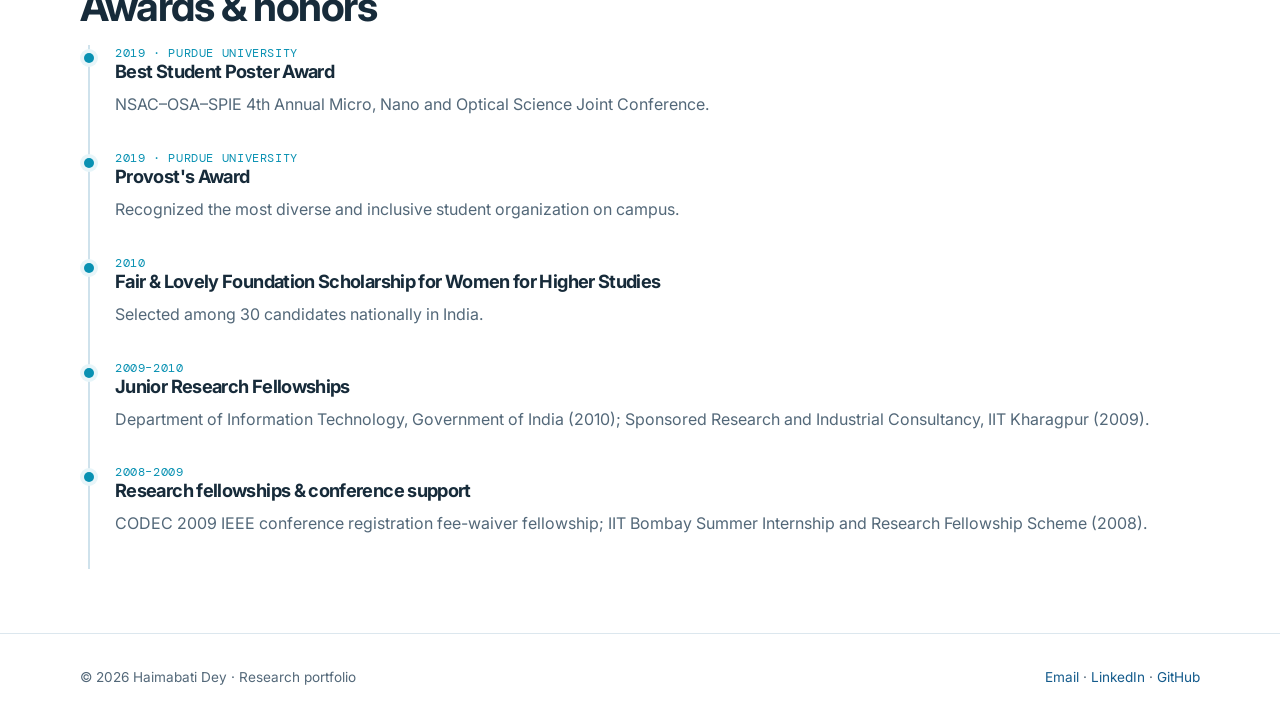
<file: teaching.html>
<!doctype html><html lang="en"><head><meta charset="utf-8"><meta name="viewport" content="width=device-width,initial-scale=1"><meta name="description" content="Teaching, mentoring, technical skills and awards of Haimabati Dey."><meta name="theme-color" content="#ffffff"><title>Teaching | Haimabati Dey</title><link rel="stylesheet" href="assets/css/style.css"></head><body><a class="skip" href="#main">Skip to content</a><header class="site-header"><div class="wrap nav"><a class="brand" href="index.html">HAIMABATI<span>.</span>DEY</a><button class="menu-toggle" aria-expanded="false" aria-label="Toggle navigation">Menu</button><nav class="navlinks" aria-label="Main navigation"><a href="index.html">Home</a><a href="research.html">Research</a><a href="projects.html">Projects</a><a href="publications.html">Publications</a><a href="experience.html">Experience</a><a href="teaching.html">Teaching</a><a href="contact.html">Contact</a></nav></div></header><main id="main"><section class="page-hero"><div class="wrap"><div class="eyebrow">Teaching & mentoring</div><h1>Teaching, mentoring & technical skills</h1><p>More than eight years of teaching, mentoring and laboratory supervision experience in Electrical and Computer Engineering.</p></div></section><section class="section"><div class="wrap grid two"><article class="card"><h2>Teaching & laboratory instruction</h2><ul class="clean"><li>Graduate Teaching Assistant / Lab Instructor, Purdue University (2016–2023).</li><li>Mentored and supervised 20+ multidisciplinary engineering teams per semester through requirements analysis, system architecture, circuit design, simulation, prototyping, debugging and validation.</li><li>Designed and analyzed analog, digital, RF, mixed-signal and control circuits with experimental validation.</li><li>Developed LabVIEW-based hardware automation and experimental measurement workflows.</li><li>Teaching Assistant, Data Structures and Operating Systems, IIT Kharagpur.</li></ul></article><article class="card"><h2>Hardware prototyping & instrumentation</h2><ul class="clean"><li>Oscilloscopes, spectrum analyzers, network/impedance analyzers, signal and function generators, multimeters and power supplies.</li><li>FPGA, Arduino, Raspberry Pi, MicroPython and Verilog.</li><li>Signal integrity, RF/microwave circuits, filters, PLLs, ADC/DACs, op-amp and transistor circuits, feedback systems.</li><li>Prototype development from schematic/layout through experimental debugging and performance validation.</li></ul></article></div><div class="wrap" style="margin-top:28px"><h2>Technical toolkit</h2><div class="skills"><div class="skill"><strong>Analog, mixed-signal & CMOS</strong><span>Analog/digital circuits, mixed-signal systems, transistor-level modelling, CMOS, device/circuit co-design, RF/microwave.</span></div><div class="skill"><strong>EDA & simulation</strong><span>HSPICE, Cadence Virtuoso, LTSpice, PSpice, OrCAD, Mentor tools, TCAD, Keysight ADS, MATLAB/Simulink.</span></div><div class="skill"><strong>Photonics & optoelectronics</strong><span>MEEP/FDTD, COMSOL, Ansys HFSS, CST, RSoft, photonic structures, optical resonators, quantum optics, cavity-QED.</span></div><div class="skill"><strong>Programming & computational</strong><span>Python, MATLAB, C/C++, Tcl/Tk, NumPy, SciPy, PyTorch, TensorFlow/Keras, scikit-learn, Qiskit, QuTiP.</span></div><div class="skill"><strong>Communication & information</strong><span>RF/microwave, analog/digital and optical communication, quantum communication, signal processing, information theory, error-correcting codes.</span></div><div class="skill"><strong>Hardware & instrumentation</strong><span>LabVIEW, FPGA, Arduino, Raspberry Pi, MicroPython, Verilog, oscilloscopes, spectrum/network analyzers and mixed-signal lab instruments.</span></div></div><h2 style="margin-top:42px">Awards & honors</h2><div class="timeline"><div class="timeline-item"><div class="meta">2019 · Purdue University</div><h3>Best Student Poster Award</h3><p>NSAC–OSA–SPIE 4th Annual Micro, Nano and Optical Science Joint Conference.</p></div><div class="timeline-item"><div class="meta">2019 · Purdue University</div><h3>Provost's Award</h3><p>Recognized the most diverse and inclusive student organization on campus.</p></div><div class="timeline-item"><div class="meta">2010</div><h3>Fair & Lovely Foundation Scholarship for Women for Higher Studies</h3><p>Selected among 30 candidates nationally in India.</p></div><div class="timeline-item"><div class="meta">2009–2010</div><h3>Junior Research Fellowships</h3><p>Department of Information Technology, Government of India (2010); Sponsored Research and Industrial Consultancy, IIT Kharagpur (2009).</p></div><div class="timeline-item"><div class="meta">2008–2009</div><h3>Research fellowships & conference support</h3><p>CODEC 2009 IEEE conference registration fee-waiver fellowship; IIT Bombay Summer Internship and Research Fellowship Scheme (2008).</p></div></div></div></section></main><footer class="footer"><div class="wrap footer-inner"><span>© <span data-year>2026</span> Haimabati Dey · Research portfolio</span><span><a href="mailto:deyh2023@gmail.com">Email</a> · <a href="https://www.linkedin.com/in/haimabati2022/">LinkedIn</a> · <a href="https://github.com/haimabati-dey">GitHub</a></span></div></footer><script src="assets/js/main.js"></script></body></html>
</file>
<file: assets/css/style.css>
@import url('https://fonts.googleapis.com/css2?family=DM+Mono:wght@400;500&family=Inter:wght@400;500;600;700;800&family=Source+Serif+4:opsz,wght@8..60,500;8..60,600&display=swap');
:root{--ink:#172b3a;--muted:#536879;--blue:#145b8c;--cyan:#0891b2;--line:#dce7ee;--wash:#f3f8fb;--white:#fff;--max:1120px}*{box-sizing:border-box}html{scroll-behavior:smooth;scroll-padding-top:90px}body{margin:0;background:#fff;color:var(--ink);font-family:Inter,system-ui,sans-serif;line-height:1.68}a{color:var(--blue);text-decoration:none}a:hover{color:var(--cyan);text-decoration:underline}.wrap{width:min(var(--max),calc(100% - 44px));margin:auto}.site-header{position:sticky;top:0;z-index:20;background:rgba(255,255,255,.94);backdrop-filter:blur(12px);border-bottom:1px solid var(--line)}.nav{min-height:70px;display:flex;align-items:center;justify-content:space-between;gap:24px}.brand{font-weight:800;letter-spacing:-.04em;color:var(--ink);font-size:1.08rem}.brand span{color:var(--cyan)}.navlinks{display:flex;gap:22px;align-items:center;flex-wrap:wrap}.navlinks a{font-size:.85rem;color:#39566a;font-weight:600}.navlinks a.active{color:var(--cyan)}.menu-toggle{display:none;border:1px solid var(--line);background:white;border-radius:8px;padding:8px 12px;color:var(--ink)}.hero{padding:78px 0 64px;display:grid;grid-template-columns:1.45fr .75fr;gap:54px;align-items:center}.eyebrow,.mono{font:500 .75rem 'DM Mono',monospace;letter-spacing:.12em;text-transform:uppercase;color:var(--cyan)}h1,h2,h3{line-height:1.2;letter-spacing:-.035em}h1{font-size:clamp(2.6rem,6vw,4.6rem);margin:12px 0 14px;max-width:760px}h2{font-size:clamp(1.8rem,3.4vw,2.55rem);margin:0 0 14px}h3{font-size:1.14rem;margin:0 0 8px}.hero .lead{font-size:1.12rem;color:#415d70;max-width:720px}.hero-art{border:1px solid var(--line);border-radius:24px;padding:12px;background:var(--wash);box-shadow:0 18px 50px rgba(23,61,83,.07)}.hero-art img{display:block;width:100%;border-radius:16px}.actions{display:flex;gap:12px;flex-wrap:wrap;margin-top:26px}.button{display:inline-flex;align-items:center;gap:8px;padding:11px 17px;border:1px solid var(--blue);border-radius:7px;background:var(--blue);color:white;font-weight:650;font-size:.9rem}.button:hover{background:#0f456b;color:#fff;text-decoration:none}.button.secondary{background:white;color:var(--blue)}.quickfacts{display:flex;gap:22px;flex-wrap:wrap;margin-top:28px;color:var(--muted);font-size:.88rem}.quickfacts strong{color:var(--ink)}.section{padding:64px 0;border-top:1px solid var(--line)}.section.alt{background:var(--wash)}.section-head{display:flex;justify-content:space-between;align-items:end;gap:24px;margin-bottom:28px}.section-head p{max-width:600px;margin:0;color:var(--muted)}.intro{max-width:850px;color:#415d70;font-size:1.03rem}.grid{display:grid;grid-template-columns:repeat(3,1fr);gap:18px}.grid.two{grid-template-columns:repeat(2,1fr)}.card{border:1px solid var(--line);border-radius:13px;background:#fff;padding:21px;min-width:0}.card p{color:var(--muted);margin:8px 0 0;font-size:.93rem}.card img{width:100%;aspect-ratio:16/9;object-fit:cover;border-radius:8px;margin-bottom:14px;background:var(--wash)}.taglist{display:flex;flex-wrap:wrap;gap:7px;margin-top:14px}.tag{display:inline-block;background:#eaf4f8;color:#245b78;border:1px solid #d5e9f0;border-radius:30px;padding:3px 9px;font: .72rem 'DM Mono',monospace}.timeline{border-left:2px solid #cfe2ec;margin-left:8px;padding-left:25px}.timeline-item{position:relative;padding:0 0 25px}.timeline-item:before{content:'';position:absolute;width:10px;height:10px;border-radius:50%;background:var(--cyan);left:-31px;top:8px;box-shadow:0 0 0 4px #e7f5f9}.meta{font:.78rem 'DM Mono',monospace;color:var(--cyan);text-transform:uppercase;letter-spacing:.05em}.timeline-item p{margin:7px 0;color:var(--muted)}.publication{padding:17px 0;border-bottom:1px solid var(--line)}.publication:last-child{border:0}.publication p{margin:5px 0;color:var(--muted);font-size:.92rem}.skills{display:grid;grid-template-columns:repeat(2,1fr);gap:12px}.skill{padding:16px;border:1px solid var(--line);border-radius:10px}.skill strong{display:block;margin-bottom:5px}.skill span{color:var(--muted);font-size:.9rem}.page-hero{padding:58px 0 35px;background:linear-gradient(110deg,#f2f8fb,#fff)}.page-hero p{color:var(--muted);max-width:780px}.filters{display:flex;gap:8px;flex-wrap:wrap;margin:22px 0}.filter{border:1px solid var(--line);background:white;border-radius:30px;padding:7px 13px;color:#34566c;cursor:pointer}.filter.active{background:var(--blue);border-color:var(--blue);color:#fff}.footer{padding:32px 0;border-top:1px solid var(--line);color:var(--muted);font-size:.85rem}.footer-inner{display:flex;justify-content:space-between;gap:18px;flex-wrap:wrap}.contact-box{background:var(--wash);border:1px solid var(--line);border-radius:14px;padding:28px}.small{font-size:.82rem;color:var(--muted)}.notice{border-left:3px solid var(--cyan);padding:12px 16px;background:#f2f9fb;color:#486275;font-size:.9rem}.hidden{display:none!important}ul.clean{padding-left:19px;color:var(--muted)}ul.clean li{margin:6px 0}.skip{position:absolute;left:-999px}.skip:focus{left:10px;top:10px;background:white;padding:10px;z-index:50}
@media(max-width:850px){.hero{grid-template-columns:1fr;gap:28px;padding-top:54px}.hero-art{max-width:560px}.grid{grid-template-columns:repeat(2,1fr)}.navlinks{gap:12px}.navlinks a{font-size:.78rem}}@media(max-width:620px){.wrap{width:min(100% - 30px,var(--max))}.nav{min-height:62px}.menu-toggle{display:block}.navlinks{display:none;position:absolute;left:0;right:0;top:62px;padding:18px 22px;background:white;border-bottom:1px solid var(--line);flex-direction:column;align-items:flex-start}.navlinks.open{display:flex}.grid,.grid.two,.skills{grid-template-columns:1fr}.section{padding:48px 0}.section-head{display:block}.section-head p{margin-top:8px}.hero{padding:48px 0}.quickfacts{gap:12px}.page-hero{padding:44px 0 28px}}
</file>
